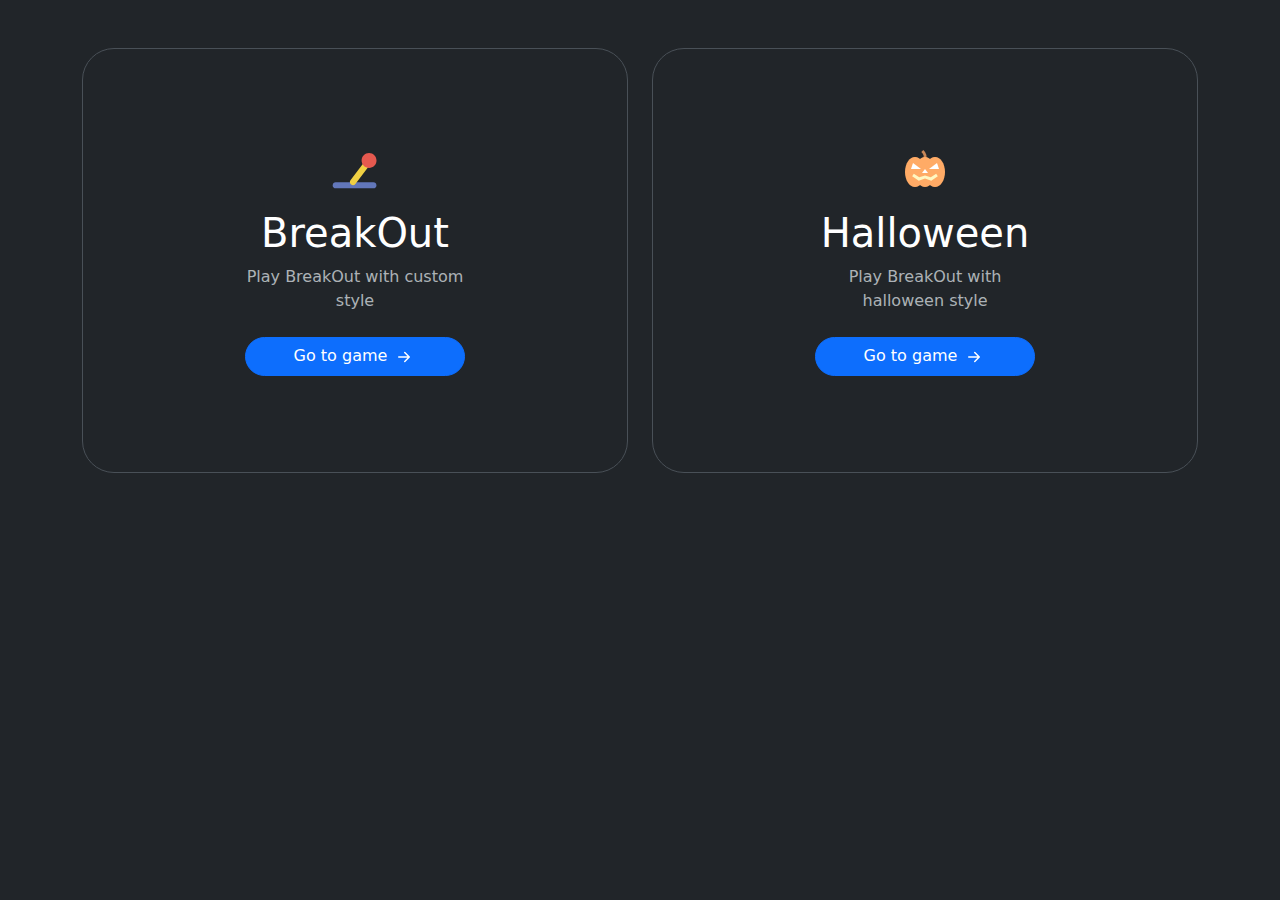
<file: index.html>
<!DOCTYPE html>
<html lang="en" data-bs-theme="dark">
<head>
   <meta charset="UTF-8">
   <title>BreakOut</title>
   <link href="css/bootstrap.min.css" rel="stylesheet">
</head>
<body>
   <div class="container my-5">
      <div class="row">
         <div class="col-lg-6 col-12 my-lg-0 my-5">
            <div class="position-relative p-5 text-center text-muted bg-body border border-dashed rounded-5">
               <svg class="bi mt-5 mb-3" width="48" height="48" viewBox="0 0 1024 1024" class="icon"  version="1.1" xmlns="http://www.w3.org/2000/svg"><path d="M905.77 793.161H99.172c-35.017 0-63.4 28.383-63.4 63.396v4.884c0 35.015 28.383 63.397 63.4 63.397H905.77c35.014 0 63.391-28.383 63.391-63.397v-4.884c-0.001-35.013-28.378-63.396-63.391-63.396z" fill="#6277BA" /><path d="M786.812 373.441l-3.61-2.742c-27.948-21.226-67.743-15.777-88.9 12.172L415.283 751.612c-21.145 27.948-15.639 67.808 12.304 89.032l3.61 2.742c27.943 21.237 67.744 15.776 88.891-12.178l279.028-368.725c21.146-27.953 15.639-67.822-12.304-89.042z" fill="#F0D043" /><path d="M970.852 329.401c0 87.741-71.131 158.878-158.879 158.878-87.741 0-158.878-71.137-158.878-158.878 0-87.747 71.137-158.878 158.878-158.878 87.748 0 158.879 71.131 158.879 158.878z" fill="#E5594F" /></svg>
               <h1 class="text-body-emphasis">BreakOut</h1>
               <p class="col-lg-6 mx-auto mb-4">
                  Play BreakOut with custom style
               </p>
               <a href="views/breakout.html" class="btn btn-primary px-5 mb-5 rounded-pill">
                  Go to game
                  <svg xmlns="http://www.w3.org/2000/svg" width="24" height="24" fill="currentColor" class="bi bi-arrow-right-short" viewBox="0 0 16 16"><path fill-rule="evenodd" d="M4 8a.5.5 0 0 1 .5-.5h5.793L8.146 5.354a.5.5 0 1 1 .708-.708l3 3a.5.5 0 0 1 0 .708l-3 3a.5.5 0 0 1-.708-.708L10.293 8.5H4.5A.5.5 0 0 1 4 8z"/></svg>
               </a>
            </div>
         </div>
         <div class="col-lg-6 col-12 my-lg-0 my-5">
            <div class="position-relative p-5 text-center text-muted bg-body border border-dashed rounded-5">
               <svg class="bi mt-5 mb-3" width="48" height="48" viewBox="0 0 24 24" data-name="Layer 1" id="Layer_1" xmlns="http://www.w3.org/2000/svg"><title/><path d="M12.3232,8.03613l-1.3183-.71484a3.13222,3.13222,0,0,0-.8584-3.76563l1.0068-1.11132A4.6226,4.6226,0,0,1,12.3232,8.03613Z" style="fill:#c78657"/><path d="M7.125,6h-.25C4.1826,6,2,9.35785,2,13.5S4.1826,21,6.875,21h.25C9.8174,21,12,17.6422,12,13.5S9.8174,6,7.125,6Z" style="fill:#ffab66"/><path d="M17.125,6h-.25C14.1826,6,12,9.35785,12,13.5S14.1826,21,16.875,21h.25C19.8174,21,22,17.6422,22,13.5S19.8174,6,17.125,6Z" style="fill:#ffab66"/><path d="M12.0758,6h-.1516C9.20465,6,7,9.35785,7,13.5S9.20465,21,11.9242,21h.1516C14.7954,21,17,17.6422,17,13.5S14.7954,6,12.0758,6Z" style="fill:#ffab66"/><polygon points="10 12 5 12 6 9 10 12" style="fill:#fff"/><polygon points="14 12 19 12 18 9 14 12" style="fill:#fff"/><polygon points="13.5 14 10.5 14 12 12 13.5 14" style="fill:#fff"/><polygon points="15.111 17.828 12 16.791 8.889 17.828 5.584 15.624 6.416 14.376 9.111 16.172 12 15.209 14.889 16.172 17.584 14.376 18.416 15.624 15.111 17.828" style="fill:#fff7c2"/></svg>
               <h1 class="text-body-emphasis">Halloween</h1>
               <p class="col-lg-6 mx-auto mb-4">
                  Play BreakOut with halloween style
               </p>
               <a href="views/halloween.html" class="btn btn-primary px-5 mb-5 rounded-pill">
                  Go to game
                  <svg xmlns="http://www.w3.org/2000/svg" width="24" height="24" fill="currentColor" class="bi bi-arrow-right-short" viewBox="0 0 16 16"><path fill-rule="evenodd" d="M4 8a.5.5 0 0 1 .5-.5h5.793L8.146 5.354a.5.5 0 1 1 .708-.708l3 3a.5.5 0 0 1 0 .708l-3 3a.5.5 0 0 1-.708-.708L10.293 8.5H4.5A.5.5 0 0 1 4 8z"/></svg>
               </a>
            </div>
         </div>
      </div>
   </div>
</body>
</html>
</file>
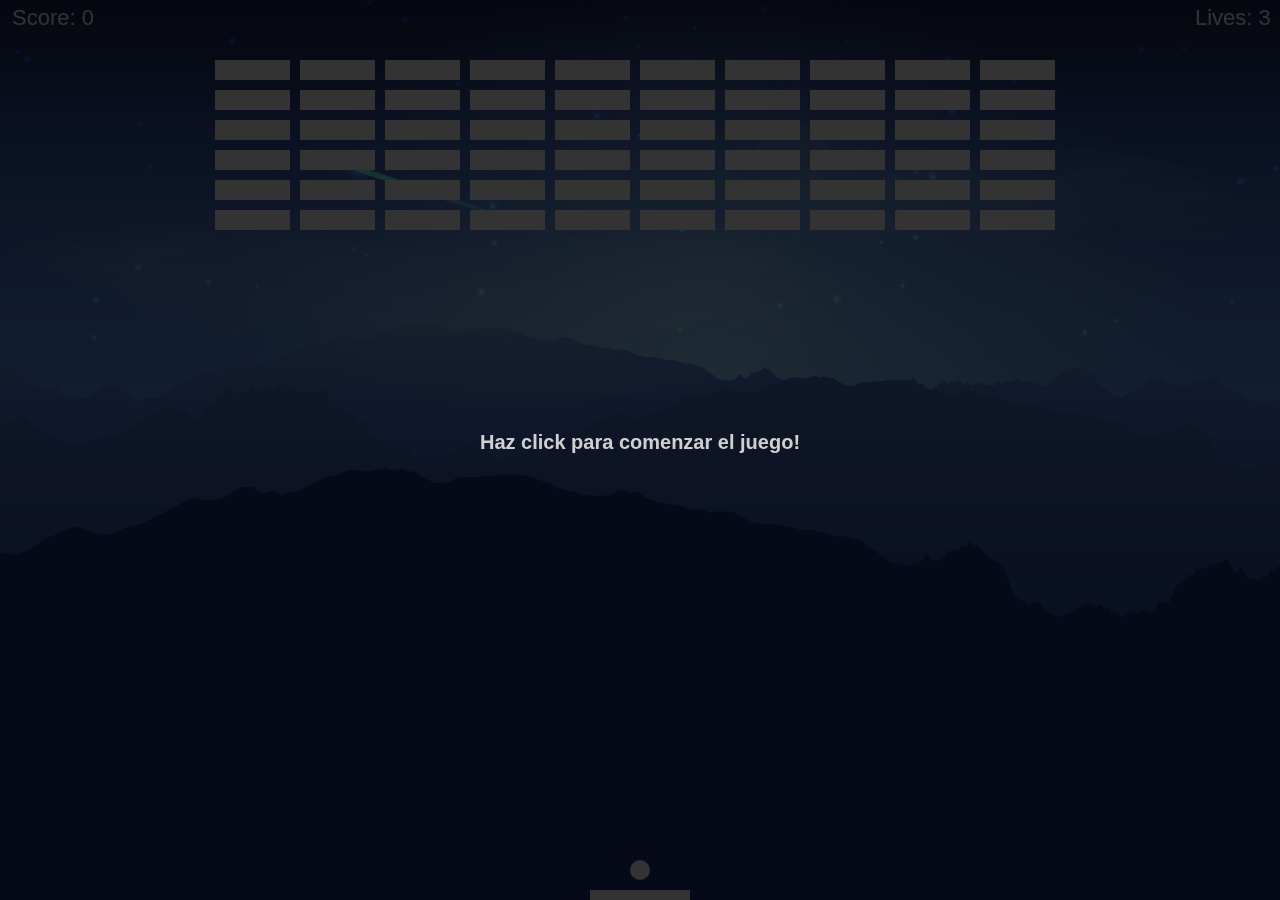
<file: views/breakout.html>
<!DOCTYPE html>
<html lang="en">
<head>
    <meta charset="UTF-8">
    <title>BreakOut</title>
    <link rel="stylesheet" href="../css/style.css">
    <style>
        body {
            background: #558ce7;
        }
        canvas {
            background: url('../img/bg.jpg');
            background-size: cover;
            background-position: center;
            display: block;
            margin: 0 auto;
        }
    </style>
</head>
<body>
    <canvas id="canvas"></canvas>

    <div class="overlay">
        <div id="info" class="flex">
            <h1 id="start">Haz click para comenzar el juego!</h1>
        </div>
    </div>

    <script src="../js/script.js"></script>
</body>
</html>
</file>
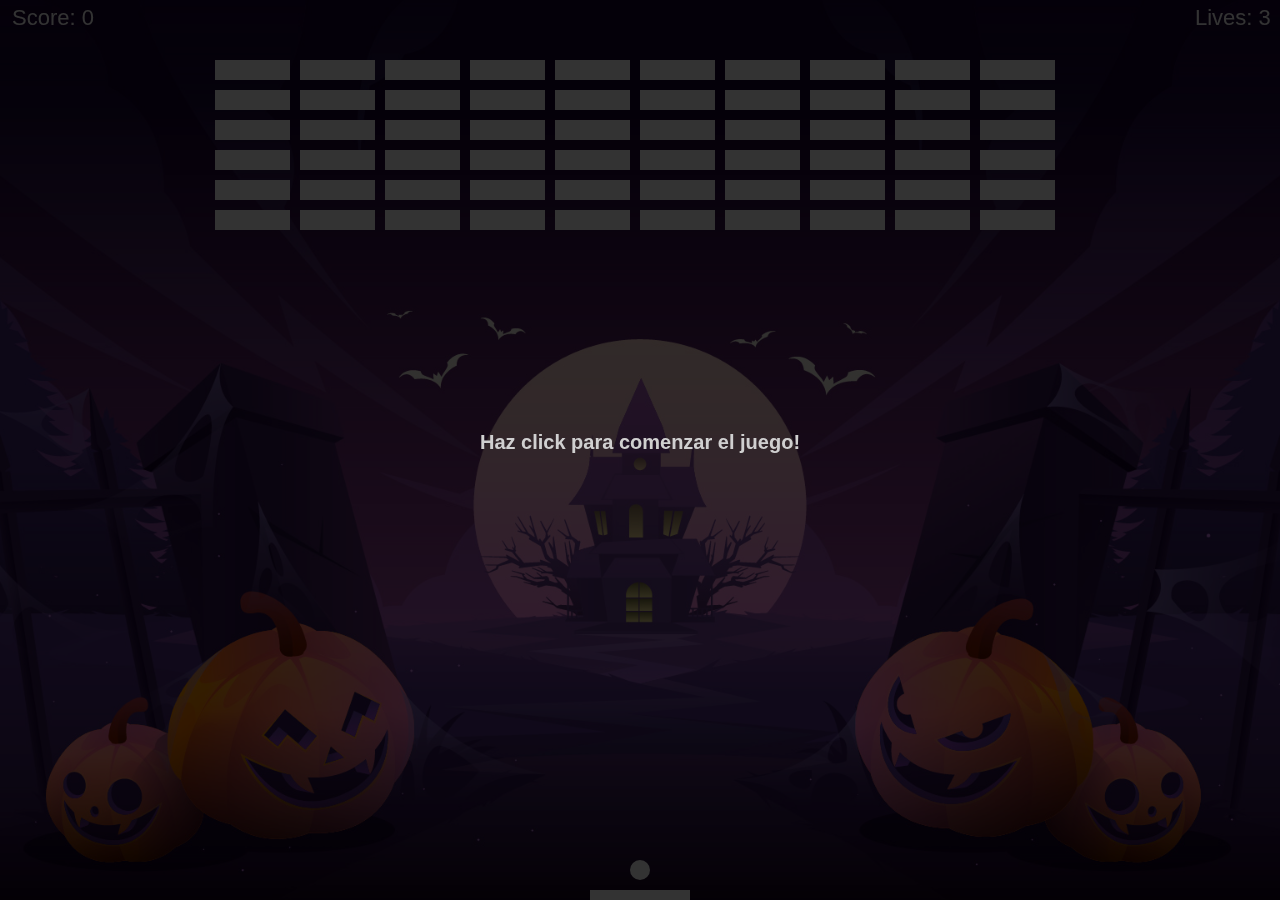
<file: views/halloween.html>
<!DOCTYPE html>
<html lang="en">
<head>
    <meta charset="UTF-8">
    <title>BreakOut - Halloween</title>
    <link rel="stylesheet" href="../css/style.css">
    <style>
        body {
            background: #31184a;
        }
        canvas {
            background: url('../img/halloween.jpg');
            background-size: cover;
            background-position: center;
            display: block;
            margin: 0 auto;
        }
    </style>
</head>
<body>
    <canvas id="canvas"></canvas>

    <div class="overlay">
        <div id="info" class="flex">
            <h1 id="start">Haz click para comenzar el juego!</h1>
        </div>
    </div>

    <script src="../js/script.js"></script>
    <script>
        colorBrick = '#fa7152';
    </script>
</body>
</html>
</file>
<file: css/style.css>
* {
   padding: 0;
   margin: 0;
}
html, body {
   width: 100%;
   height: 100%;
}
.overlay {
   width: 100vw;
   height: 100vh;
   background: rgba(0, 0, 0, 0.8);
   position: fixed;
   top: 0;
   left: 0;
   display: block;
   z-index: 9999;
}

.overlay .flex {
   display: flex;
   justify-content: center;
   align-items: center;
   flex-direction: column;
   height: 100%;
}

.overlay h1 {
   color: #d0d0d0;
   font-family: sans-serif;
   font-size: 20px;
   margin-bottom: 1rem;
}

.overlay h1:hover {
   cursor: pointer;
   color: #FFF;
}

.big_green {
   cursor: none !important;
   font-size: 48px !important;
   color: #00dd69 !important;
}

.big_red {
   cursor: none !important;
   font-size: 48px !important;
   color: #ab0000 !important;
}
</file>
